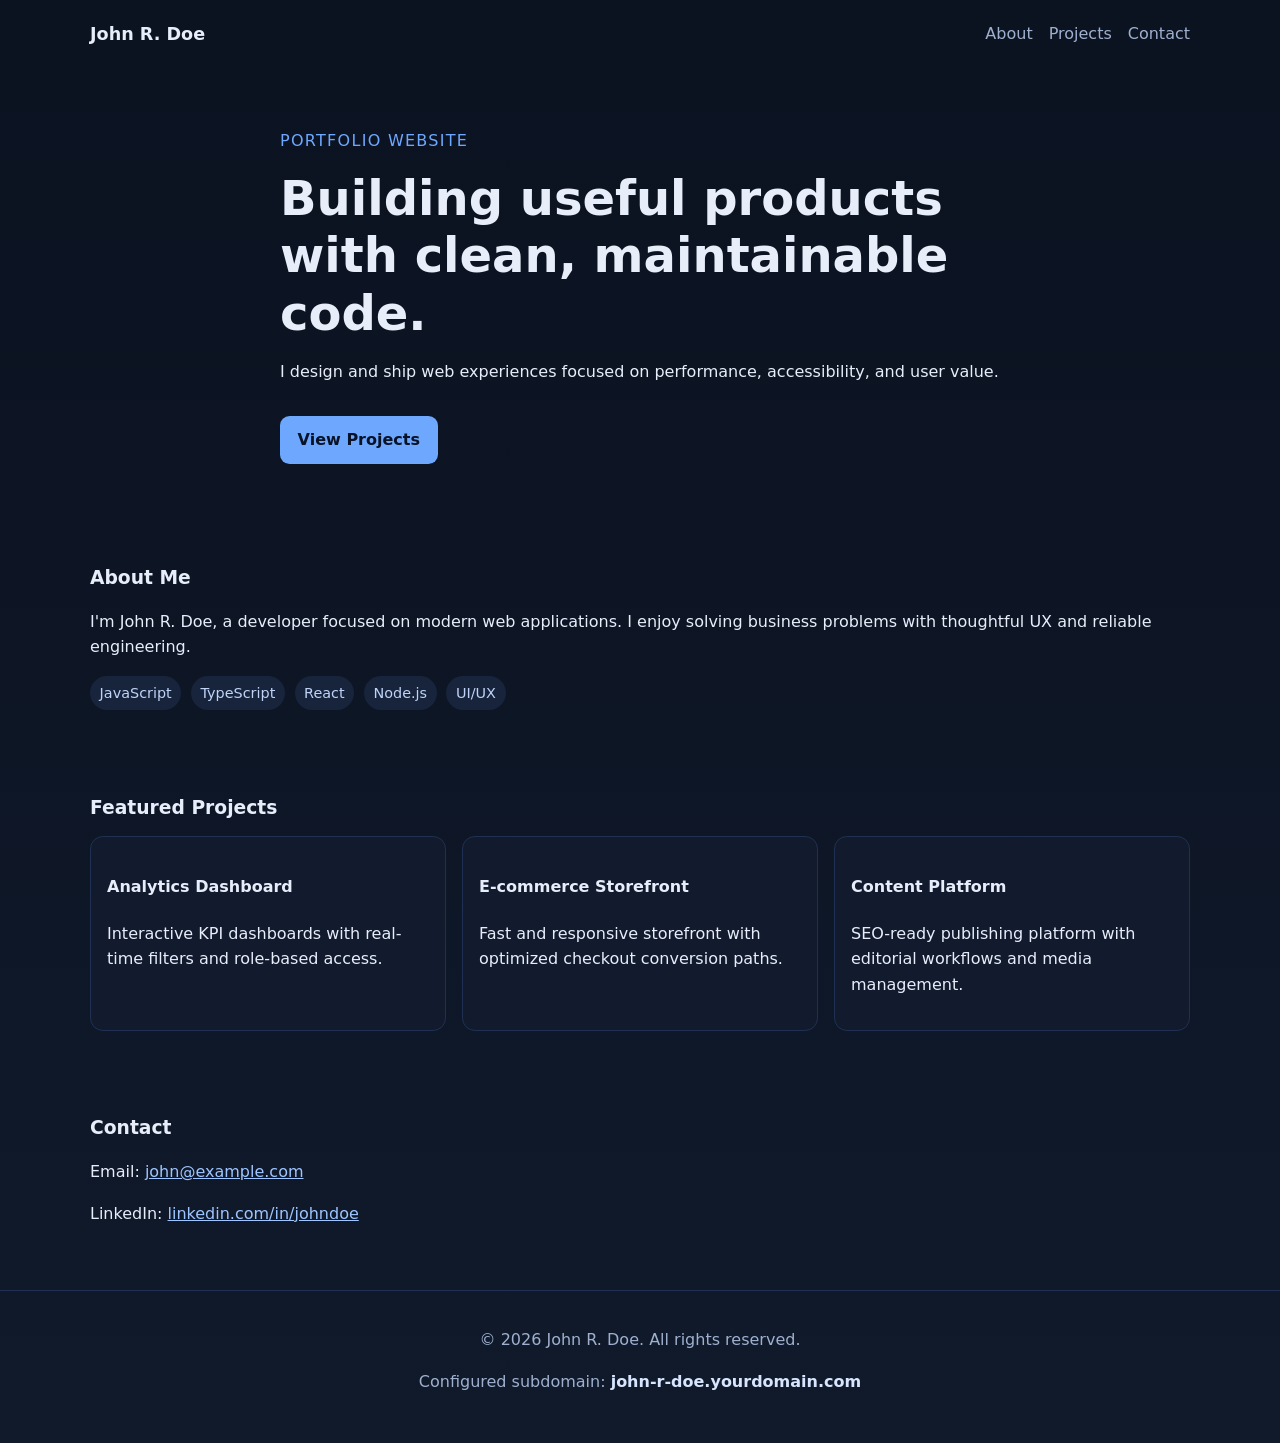
<file: index.html>
<!DOCTYPE html>
<html lang="en">
<head>
  <meta charset="UTF-8" />
  <meta name="viewport" content="width=device-width, initial-scale=1.0" />
  <title>John R. Doe | Portfolio</title>
  <meta name="description" content="Portfolio website for John R. Doe — projects, skills, and contact information." />
  <link rel="stylesheet" href="styles.css" />
</head>
<body>
  <header class="hero">
    <nav class="nav container">
      <h1 class="logo">John R. Doe</h1>
      <ul>
        <li><a href="#about">About</a></li>
        <li><a href="#projects">Projects</a></li>
        <li><a href="#contact">Contact</a></li>
      </ul>
    </nav>

    <section class="hero-content container">
      <p class="eyebrow">Portfolio Website</p>
      <h2>Building useful products with clean, maintainable code.</h2>
      <p>
        I design and ship web experiences focused on performance, accessibility,
        and user value.
      </p>
      <a class="btn" href="#projects">View Projects</a>
    </section>
  </header>

  <main>
    <section id="about" class="section container">
      <h3>About Me</h3>
      <p>
        I'm John R. Doe, a developer focused on modern web applications. I enjoy
        solving business problems with thoughtful UX and reliable engineering.
      </p>
      <div class="chips">
        <span>JavaScript</span><span>TypeScript</span><span>React</span><span>Node.js</span><span>UI/UX</span>
      </div>
    </section>

    <section id="projects" class="section container">
      <h3>Featured Projects</h3>
      <div class="grid">
        <article class="card">
          <h4>Analytics Dashboard</h4>
          <p>Interactive KPI dashboards with real-time filters and role-based access.</p>
        </article>
        <article class="card">
          <h4>E-commerce Storefront</h4>
          <p>Fast and responsive storefront with optimized checkout conversion paths.</p>
        </article>
        <article class="card">
          <h4>Content Platform</h4>
          <p>SEO-ready publishing platform with editorial workflows and media management.</p>
        </article>
      </div>
    </section>

    <section id="contact" class="section container">
      <h3>Contact</h3>
      <p>Email: <a href="mailto:john@example.com">john@example.com</a></p>
      <p>LinkedIn: <a href="#" aria-label="LinkedIn profile">linkedin.com/in/johndoe</a></p>
    </section>
  </main>

  <footer class="footer">
    <p>© <span id="year"></span> John R. Doe. All rights reserved.</p>
    <p class="domain">Configured subdomain: <strong>john-r-doe.yourdomain.com</strong></p>
  </footer>

  <script src="script.js"></script>
</body>
</html>
</file>
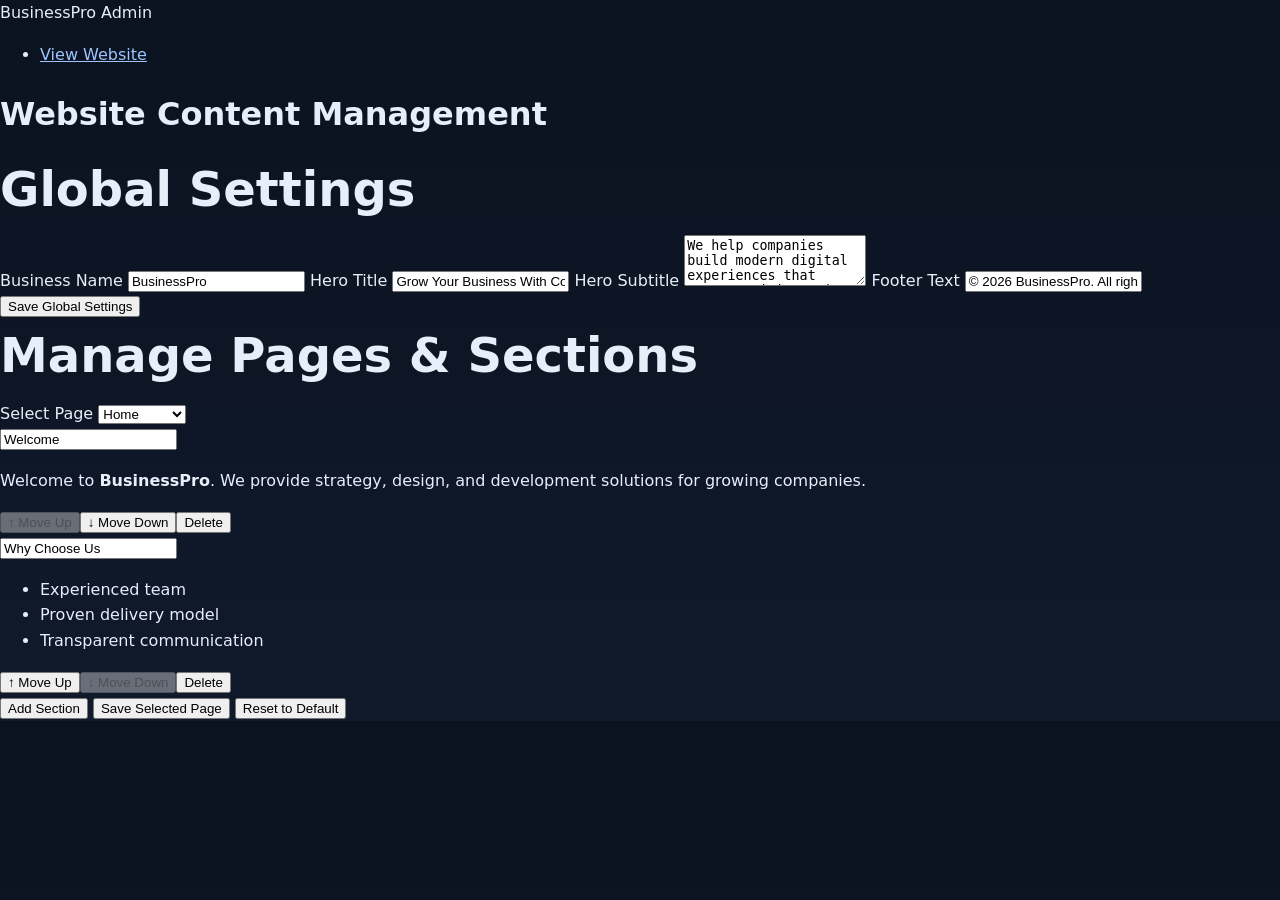
<file: admin.html>
<!DOCTYPE html>
<html lang="en">
<head>
  <meta charset="UTF-8" />
  <meta name="viewport" content="width=device-width, initial-scale=1.0" />
  <title>BusinessPro Admin Panel</title>
  <link rel="stylesheet" href="styles.css" />
</head>
<body class="admin-page">
  <header class="site-header">
    <div class="brand">BusinessPro Admin</div>
    <nav>
      <ul class="menu-list">
        <li><a href="index.html">View Website</a></li>
      </ul>
    </nav>
  </header>

  <main class="admin-main">
    <h1>Website Content Management</h1>

    <section class="admin-card">
      <h2>Global Settings</h2>
      <label>Business Name
        <input id="businessNameInput" type="text" />
      </label>
      <label>Hero Title
        <input id="heroTitleInput" type="text" />
      </label>
      <label>Hero Subtitle
        <textarea id="heroSubtitleInput" rows="3"></textarea>
      </label>
      <label>Footer Text
        <input id="footerTextInput" type="text" />
      </label>
      <button id="saveGlobalBtn" type="button">Save Global Settings</button>
    </section>

    <section class="admin-card">
      <h2>Manage Pages & Sections</h2>
      <label>Select Page
        <select id="pageSelect"></select>
      </label>

      <div id="sectionList" class="section-list"></div>

      <div class="admin-actions">
        <button id="addSectionBtn" type="button">Add Section</button>
        <button id="savePageBtn" type="button">Save Selected Page</button>
        <button id="resetBtn" type="button">Reset to Default</button>
      </div>
    </section>
  </main>

  <script src="site-data.js"></script>
  <script src="admin.js"></script>
</body>
</html>
</file>
<file: styles.css>
:root {
  --bg: #0b1220;
  --surface: #121b2e;
  --text: #e7edf9;
  --muted: #9fb0cf;
  --accent: #6ea8fe;
}

* { box-sizing: border-box; }
body {
  margin: 0;
  font-family: Inter, system-ui, -apple-system, Segoe UI, Roboto, sans-serif;
  background: linear-gradient(180deg, #0b1220, #101a2b);
  color: var(--text);
  line-height: 1.6;
}

.container { width: min(1100px, 92vw); margin: 0 auto; }
.hero { padding: 1.25rem 0 3rem; }
.nav { display: flex; justify-content: space-between; align-items: center; }
.nav ul { list-style: none; display: flex; gap: 1rem; padding: 0; margin: 0; }
.nav a { color: var(--muted); text-decoration: none; }
.nav a:hover { color: var(--accent); }
.logo { font-size: 1.1rem; margin: 0; }

.hero-content { padding-top: 4rem; max-width: 720px; }
.eyebrow { text-transform: uppercase; letter-spacing: .08em; color: var(--accent); }
h2 { font-size: clamp(2rem, 4vw, 3rem); margin: .5rem 0 1rem; line-height: 1.2; }
.btn {
  display: inline-block;
  margin-top: 1rem;
  background: var(--accent);
  color: #081327;
  text-decoration: none;
  padding: .7rem 1.1rem;
  border-radius: .6rem;
  font-weight: 600;
}

.section { padding: 2rem 0; }
.section h3 { margin-bottom: .8rem; }
.chips { display: flex; flex-wrap: wrap; gap: .6rem; margin-top: 1rem; }
.chips span {
  background: #17243c;
  color: #bfd3f8;
  padding: .35rem .6rem;
  border-radius: 999px;
  font-size: .9rem;
}
.grid { display: grid; gap: 1rem; grid-template-columns: repeat(auto-fit, minmax(220px, 1fr)); }
.card {
  background: var(--surface);
  border: 1px solid #203052;
  border-radius: .8rem;
  padding: 1rem;
}
.footer {
  margin-top: 1rem;
  border-top: 1px solid #203052;
  color: var(--muted);
  text-align: center;
  padding: 1.25rem .8rem 2rem;
}
.domain strong { color: #d7e5ff; }
a { color: #9ec5ff; }
</file>
